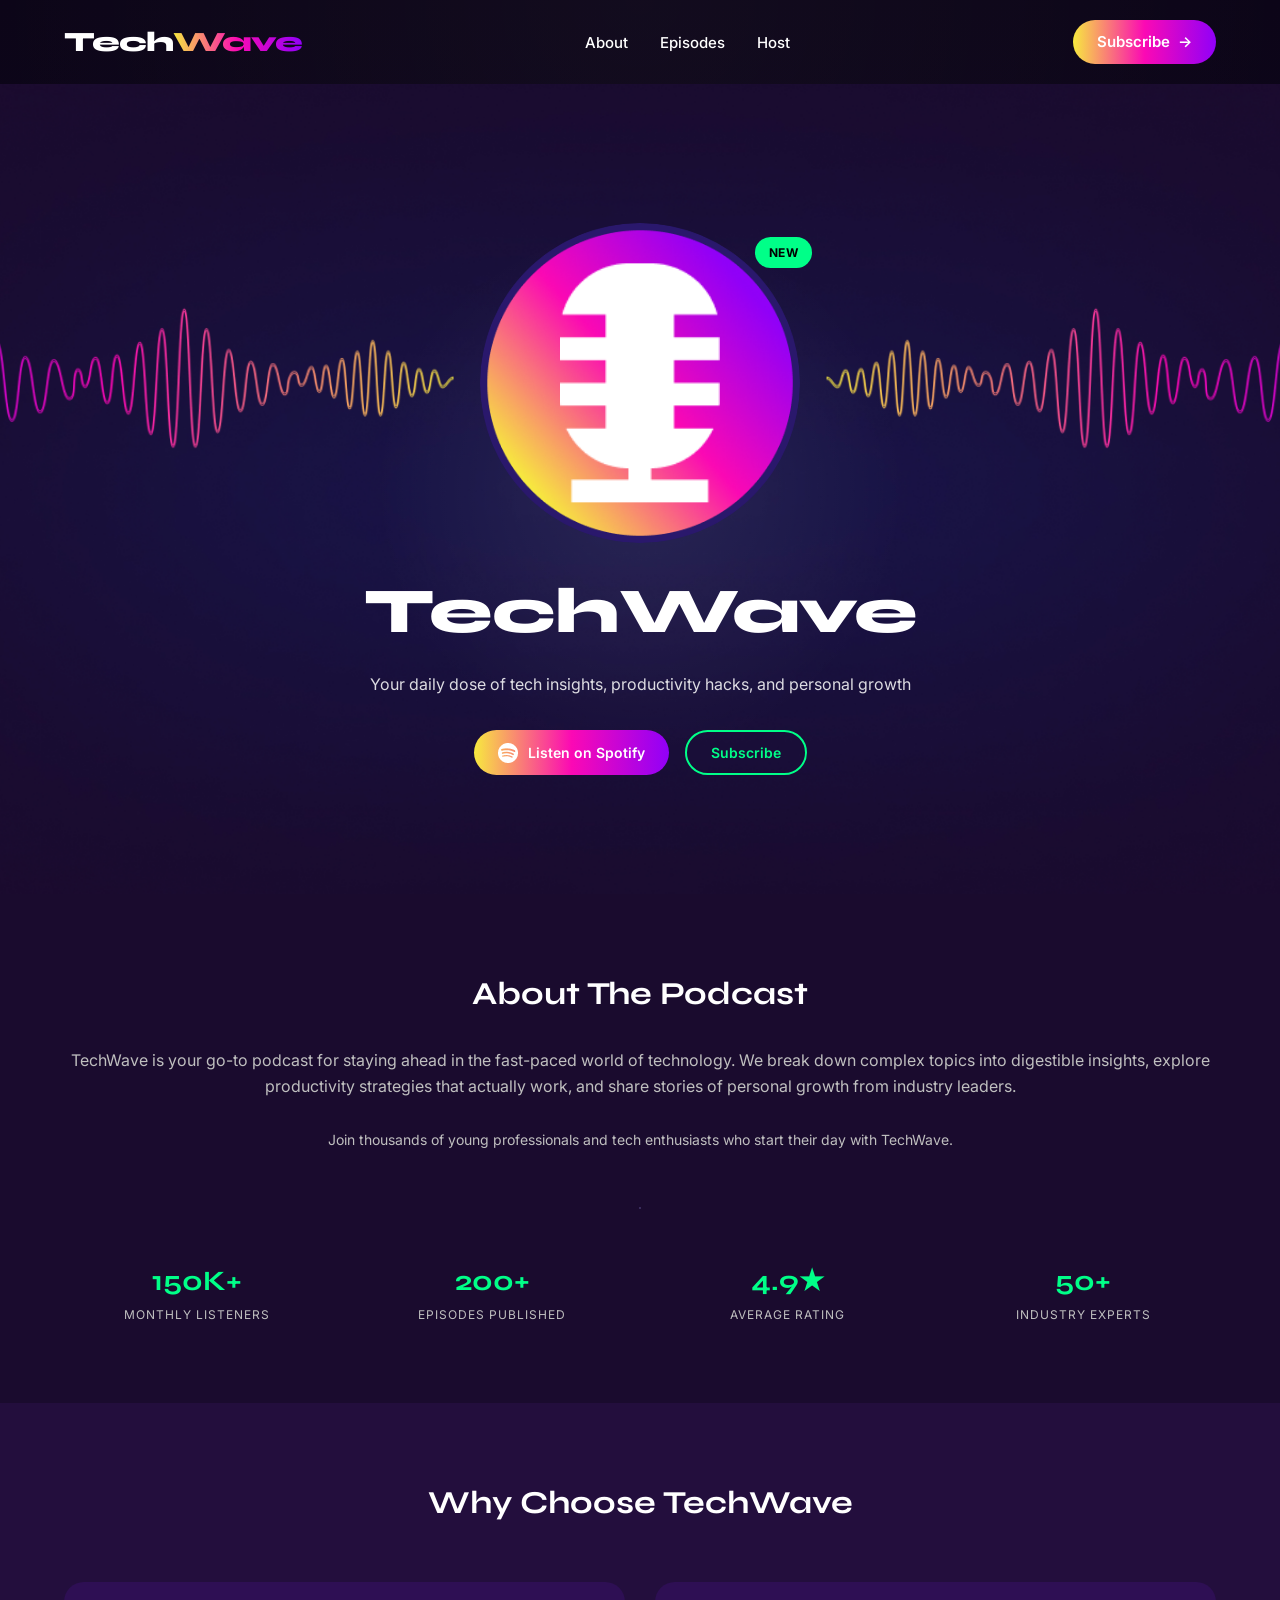
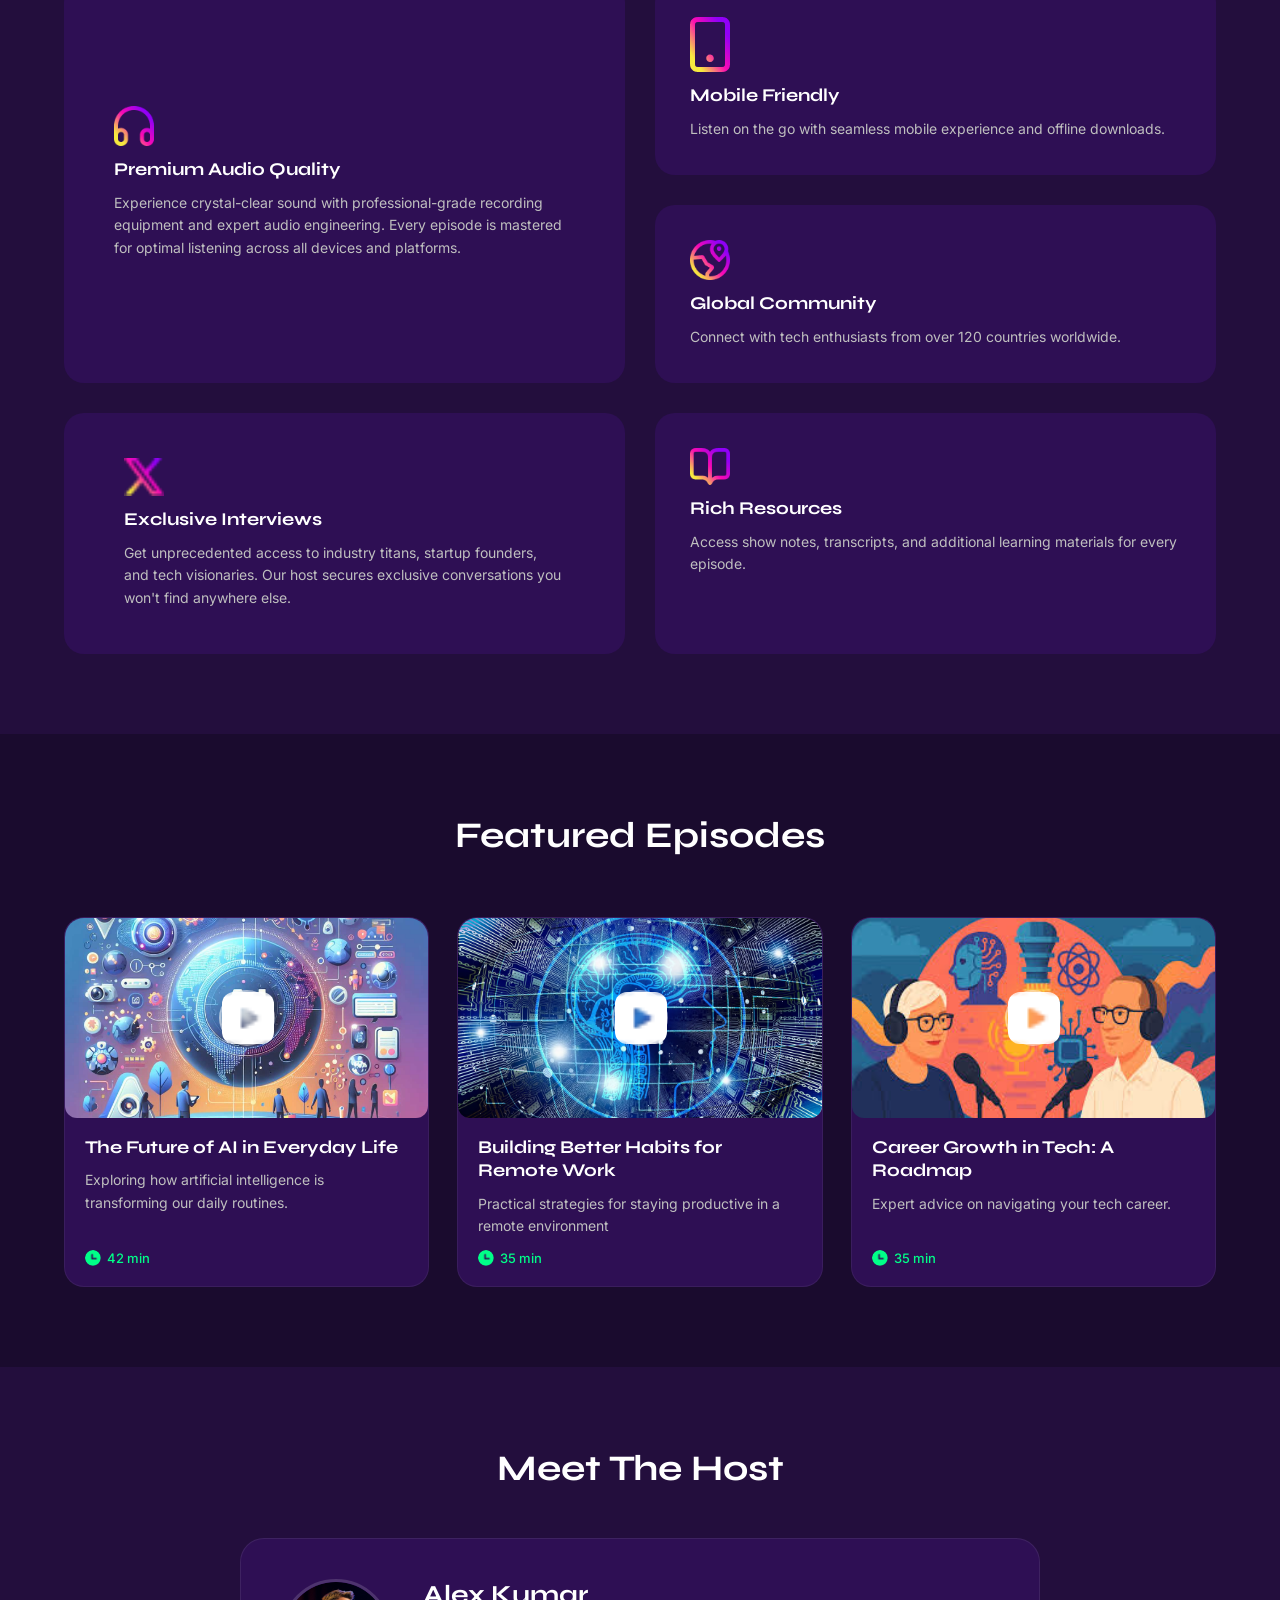
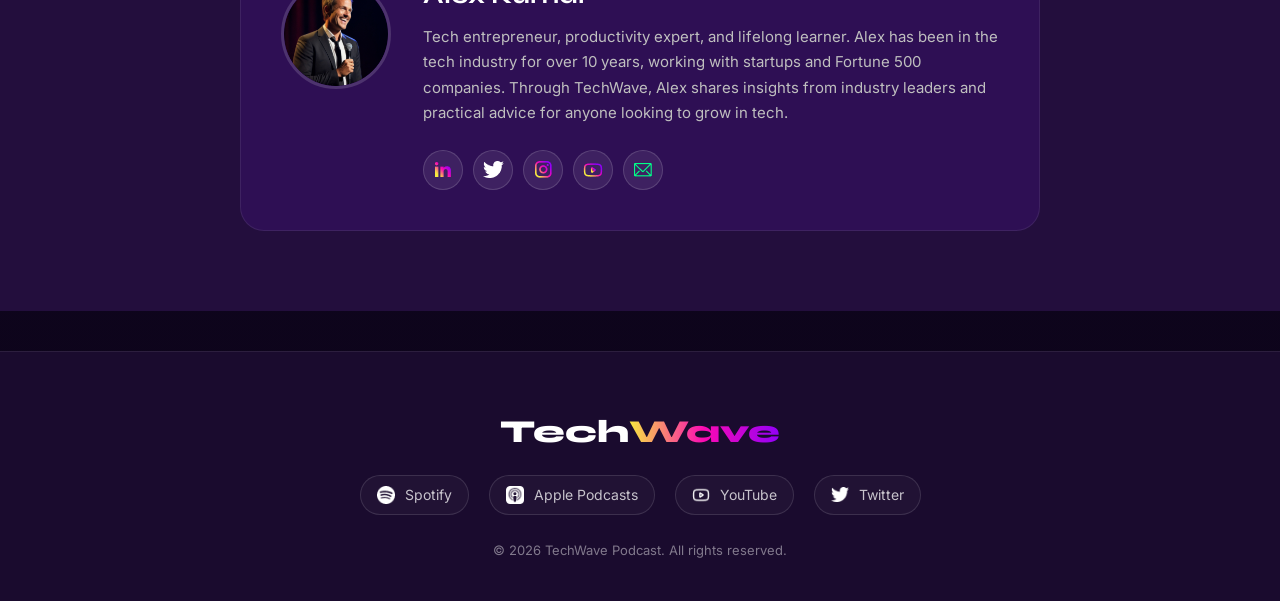
<file: index.html>
<!DOCTYPE html>
<html lang="en">
<head>
    <meta charset="UTF-8">
    <meta name="viewport" content="width=device-width, initial-scale=1.0">
    <title>TechWave Podcast</title>
  <link rel="stylesheet" href="style/style.css">
   <link href="https://fonts.googleapis.com/css2?family=Syne:wght@400;700;800&family=Inter:wght@400;500;600&display=swap" rel="stylesheet">
</head>
<body>


   <header>
     <nav>

     <div class="container">
        <div class="logo"><h1>Tech<span>Wave</span></h1></div>
        
        <ul class="nav-links">
             <li><a href="#">About</a></li>
             <li><a href="#">Episodes</a></li>
             <li><a href="#">Host</a></li>
        </ul>
        <a href="#" class="subscribe-btn">Subscribe <span>→</span></a>
        <button class="hamburger-btn">
          <img src="assets/hamburger-menu.png" alt="menu">
        </button>
</div>
</nav>
   </header>

        <main>
       <section class="banner-section">
         <div class="container">
            <div class="round-mic">
               <img src="assets/hero-circle.png" alt="" class="round">
               <img src="assets/microphone.png" alt="" class="mic">
               <span>NEW</span>
            </div>
            <h1>TechWave</h1>
            <p>Your daily dose of tech insights, productivity hacks, and personal growth</p>
            <div class="buttons">
              <a href="#" class="spotify-btn"><img src="assets/spotify.png" alt=""> Listen on Spotify</a>
              <a href="#" class="subscribe-link">Subscribe</a>
            </div>
         </div>
       </section>
       <!--About-->
       <section class="about-podcast">
          <div class="container about-content ">
         <h2>About The Podcast</h2>
            <p>TechWave is your go-to podcast for staying ahead in the fast-paced world of technology.
We break down complex topics into digestible insights, explore productivity strategies that actually work,
and share stories of personal growth from industry leaders.</p>

<p class="subtext">Join thousands of young professionals and tech enthusiasts who start their day with TechWave.</p>
         <hr>
         <div class="stats">
            <div class="stat">
               <h3>150K+</h3>
               <span>MONTHLY LISTENERS</span>
            </div>
            <div class="stat">
               <h3>200+</h3>
               <span>EPISODES PUBLISHED</span>
            </div>
                <div class="stat">
               <h3>4.9★</h3>
               <span>AVERAGE RATING</span>
            </div>
               <div class="stat">
               <h3>50+</h3>
               <span>INDUSTRY EXPERTS</span>
            </div>
         </div>
         </div>
       </section>

       <section class="options">
         <div class="container">
         
            <h2 class="options-title">Why Choose TechWave</h2>
         
         <div class="features">
            <div class="feature-card large">
               <img src="assets/headphone.png" alt="">
               <h3>Premium Audio Quality</h3>
               <p>Experience crystal-clear sound with professional-grade recording equipment and expert audio engineering. Every episode is mastered for optimal listening across all devices and platforms.</p>
            </div>
            <div class="feature-card mobile">
               <img src="assets/device.png" alt="">
               <h3>Mobile Friendly</h3>
               <p> Listen on the go with seamless mobile experience and offline downloads.</p>
            </div>
            <div class="feature-card global">
               <img src="assets/location.png" alt="">
               <h3>Global Community</h3>
               <p>Connect with tech enthusiasts from over 120 countries worldwide.</p>
            </div>
            <div class="feature-card wide">
               <img src="assets/x.png" alt="">
               <h3>Exclusive Interviews</h3>
               <p>Get unprecedented access to industry titans, startup founders, and tech 
        visionaries. Our host secures exclusive conversations you won't find anywhere else.</p>
            </div>
            <div class="feature-card resource">
               <img src="assets/resource.png" alt="">
               <h3>Rich Resources</h3>
               <p>Access show notes, transcripts, and additional learning materials for every episode.</p>
            </div>
         </div>
         </div>
       </section>
       <!--Episodes-->
         <section class="episodes">
            <div class="container">
               <h2 class="section-title">Featured Episodes</h2>
               <div class="episode-grid">
                
                  <div class="episode-card">
                       <div class="episode-img">
                     <img src="assets/highcompress_The-Future-of-Artificial-Intelligence-Transforming-Everyday-Life-1.jpg" alt="">
                     <div class="play-overlay"><img src="assets/youtube-podcast.png" class="play-icon-img" alt="play"></div>
                    </div>
                     <h3>The Future of AI in Everyday Life</h3>
                     <p>Exploring how artificial intelligence is transforming our daily routines.</p>
                     <span class="time">
  <img src="assets/clock.png" alt="time"> 42 min
</span>
                  </div>
<div class="episode-card">
   <div class="episode-img">
       <img src="assets/artificial-intelligence-3382507_1920.avif" alt="">
       <div class="play-overlay">
                     <img src="assets/youtube-podcast.png" class="play-icon-img" alt="play">
                       </div>
                  </div>
<h3>Building Better Habits for Remote Work</h3>
<p>Practical strategies for staying productive in a remote environment</p>
 <span class="time">
  <img src="assets/clock.png" alt="time"> 35 min
</span>
</div>
<div class="episode-card">
   <div class="episode-img">
     <img src="assets/images.jpg" alt="">
       <div class="play-overlay">
       <img src="assets/youtube-podcast.png" class="play-icon-img" alt="play">
     </div>  
   </div>
   
   <h3>Career Growth in Tech: A Roadmap</h3>
   <p>Expert advice on navigating your tech career.</p>
   <span class="time">
  <img src="assets/clock.png" alt="time"> 35 min
</span>
</div>
                  </div>
            </div>
         </section>

         <!--Meet the host-->
         <section class="host-section">
            <div class="container">
               <h2 class="section-title">Meet The Host</h2>
               <div class="host-card">
                  <div class="host-avatar">
                     <img src="assets/host.png" alt="host" class="host-img">
                  </div>
                  <div class="host-info">
                     <h3>Alex Kumar</h3>
                     <p>Tech entrepreneur, productivity expert, and lifelong learner. Alex has been in the tech industry for over 10 years, working with startups and Fortune 500 companies. Through TechWave, Alex shares insights from industry leaders and practical advice for anyone looking to grow in tech.</p>
                     <div class="social-links">
                        <a href="#" class="social-btn"><img src="assets/linkedin.png" alt="linkedin"></a>
                        <a href="#" class="social-btn"><img src="assets/twitter.png" alt="twitter"></a>
                        <a href="#" class="social-btn"><img src="assets/instagram.png" alt="instagram"></a>
                        <a href="#" class="social-btn"><img src="assets/youtube.png" alt="youtube"></a>
                         <a href="#" class="social-btn"><img src="assets/message.png" alt="message"></a>
                     </div>
                  </div>
                  </div>
               </div>
            
         </section>
          </main>
         <!--Footer-->
         <footer>
            <div class="container footer-inner">
               <div class="footer-logo">Tech<span>Wave</span></div>
               <div class="footer-platforms">
                  <a href="#" class="footer-platform-item"><img src="assets/spotify.png" alt="Spotify"><span>Spotify</span></a>
                  <a href="#" class="footer-platform-item"><img src="assets/apple-podcast.png" alt="Apple Podcasts"><span>Apple Podcasts</span></a>
                  <a href="#" class="footer-platform-item"><img src="assets/youtube.png" alt="YouTube"><span>YouTube</span></a>
                  <a href="#" class="footer-platform-item"><img src="assets/twitter.png" alt="Twitter"><span>Twitter</span></a>
               </div>
               <p class="footer-copy">© 2026 TechWave Podcast. All rights reserved.</p>
            </div>
         </footer>
        
       

    </body>

</html>
</file>
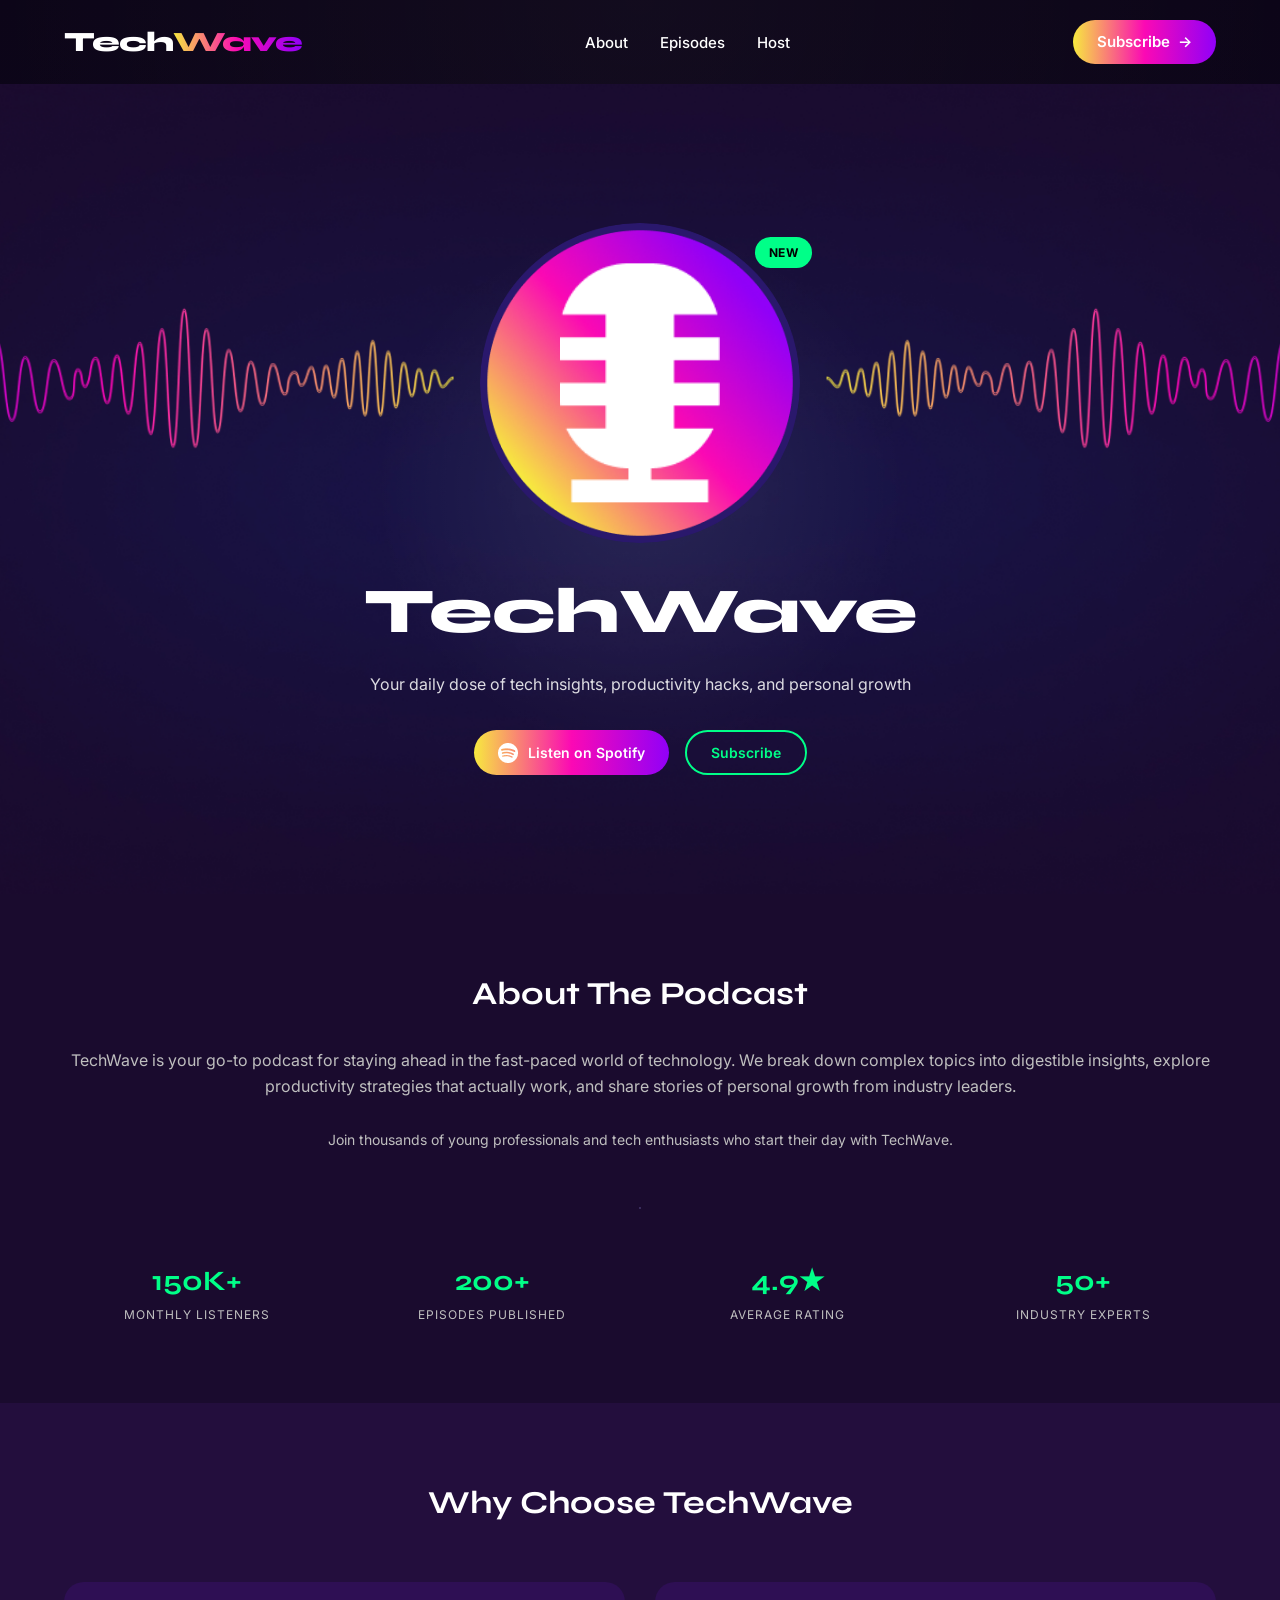
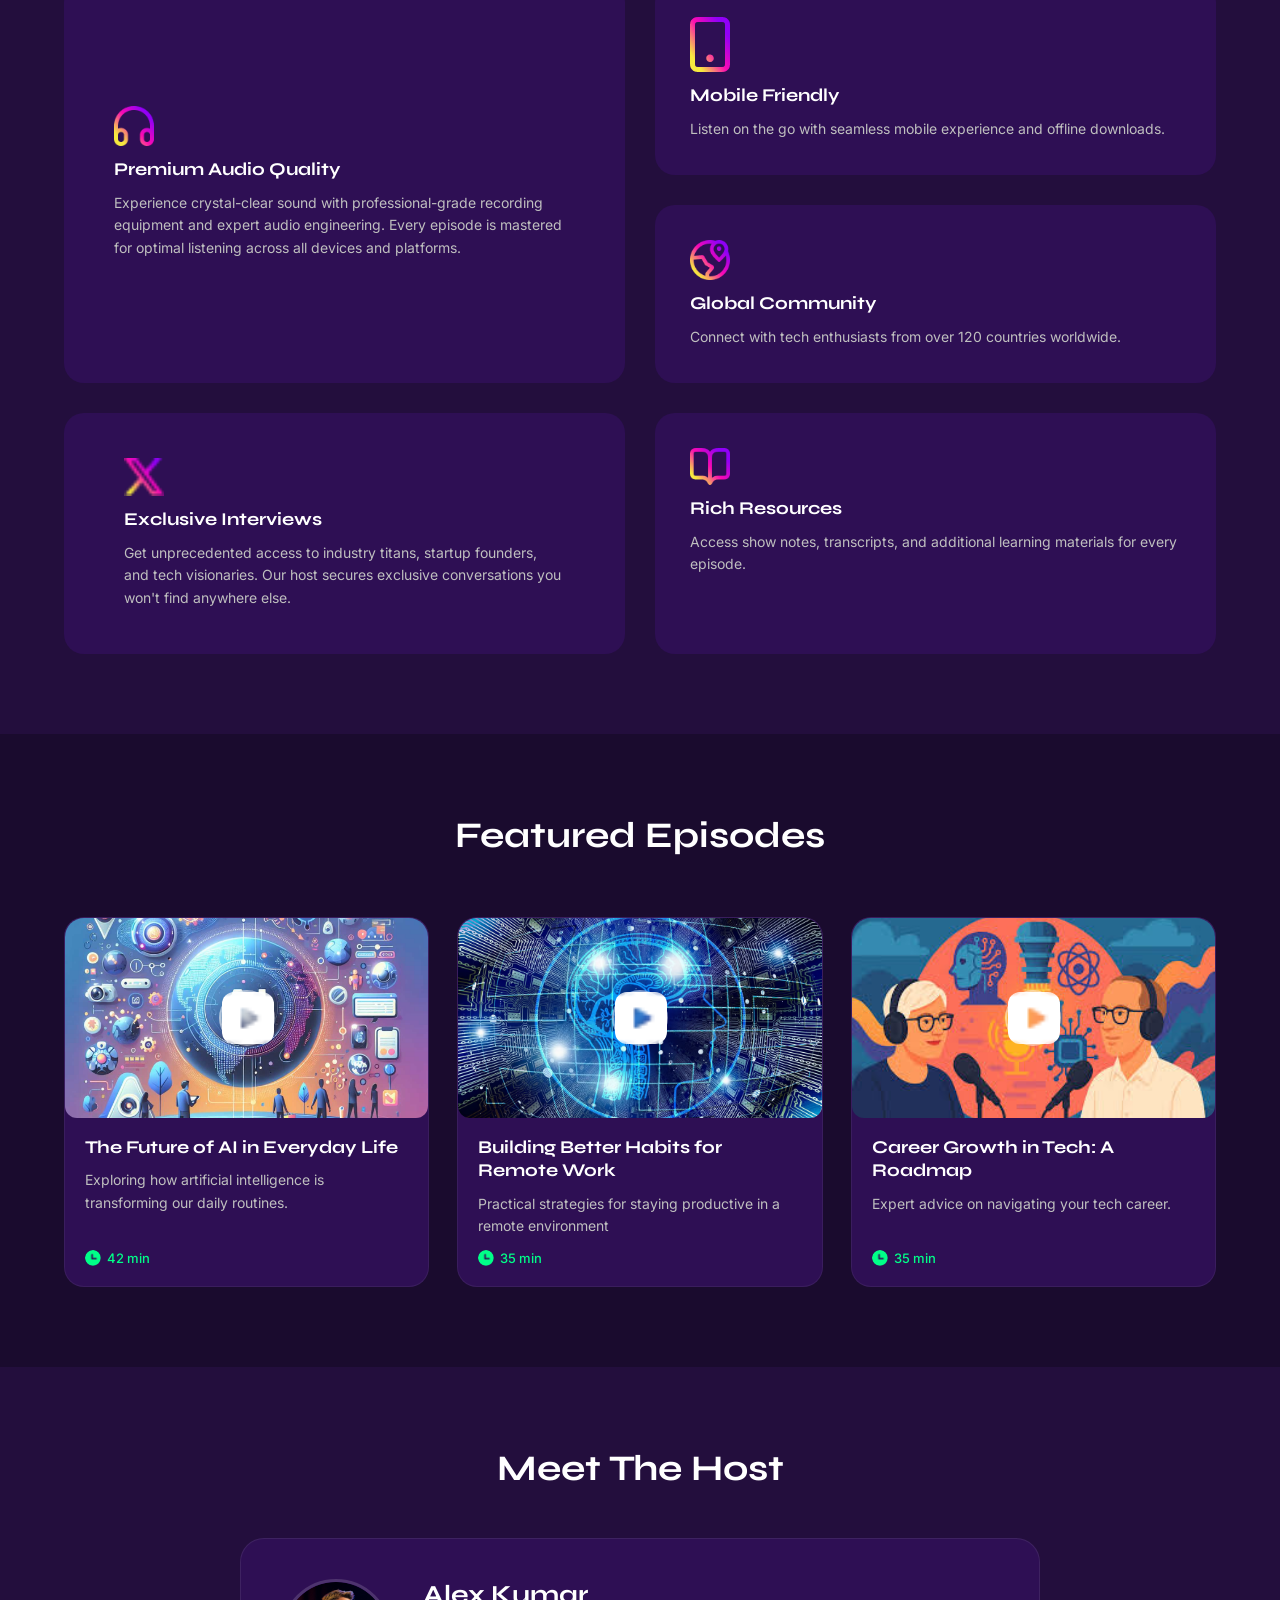
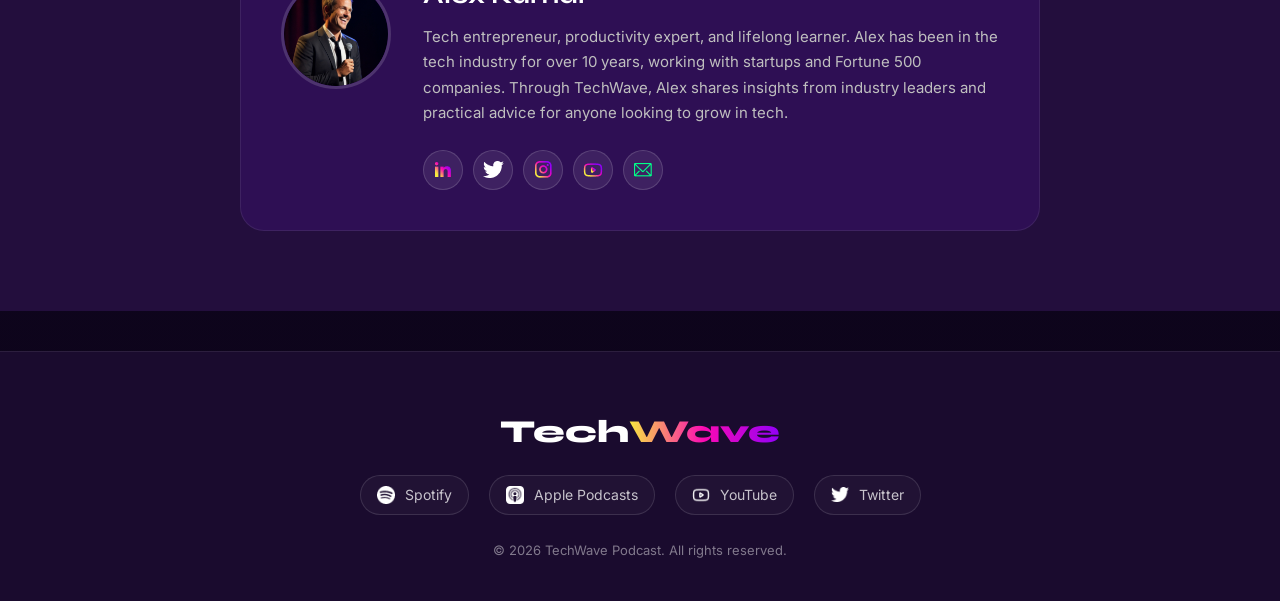
<file: style/index.html>
<!DOCTYPE html>
<html lang="en">
<head>
    <meta charset="UTF-8">
    <meta name="viewport" content="width=device-width, initial-scale=1.0">
    <title>TechWave Podcast</title>
   <link rel="stylesheet" href="style.css">
   <link href="https://fonts.googleapis.com/css2?family=Syne:wght@400;700;800&family=Inter:wght@400;500;600&display=swap" rel="stylesheet">
</head>
<body>


   <header>
     <nav>

     <div class="container">
        <div class="logo"><h1>Tech<span>Wave</span></h1></div>
        
        <ul class="nav-links">
             <li><a href="#">About</a></li>
             <li><a href="#">Episodes</a></li>
             <li><a href="#">Host</a></li>
        </ul>
        <a href="#" class="subscribe-btn">Subscribe <span>→</span></a>
        <button class="hamburger-btn">
          <img src="../assets/hamburger-menu.png" alt="menu">
        </button>
</div>
</nav>
   </header>

        <main>
       <section class="banner-section">
         <div class="container">
            <div class="round-mic">
               <img src="../assets/hero-circle.png" alt="" class="round">
               <img src="../assets/microphone.png" alt="" class="mic">
               <span>NEW</span>
            </div>
            <h1>TechWave</h1>
            <p>Your daily dose of tech insights, productivity hacks, and personal growth</p>
            <div class="buttons">
              <a href="#" class="spotify-btn"><img src="../assets/spotify.png" alt=""> Listen on Spotify</a>
              <a href="#" class="subscribe-link">Subscribe</a>
            </div>
         </div>
       </section>
       <!--About-->
       <section class="about-podcast">
          <div class="container about-content ">
         <h2>About The Podcast</h2>
            <p>TechWave is your go-to podcast for staying ahead in the fast-paced world of technology.
We break down complex topics into digestible insights, explore productivity strategies that actually work,
and share stories of personal growth from industry leaders.</p>

<p class="subtext">Join thousands of young professionals and tech enthusiasts who start their day with TechWave.</p>
         <hr>
         <div class="stats">
            <div class="stat">
               <h3>150K+</h3>
               <span>MONTHLY LISTENERS</span>
            </div>
            <div class="stat">
               <h3>200+</h3>
               <span>EPISODES PUBLISHED</span>
            </div>
                <div class="stat">
               <h3>4.9★</h3>
               <span>AVERAGE RATING</span>
            </div>
               <div class="stat">
               <h3>50+</h3>
               <span>INDUSTRY EXPERTS</span>
            </div>
         </div>
         </div>
       </section>

       <section class="options">
         <div class="container">
         
            <h2 class="options-title">Why Choose TechWave</h2>
         
         <div class="features">
            <div class="feature-card large">
               <img src="../assets/headphone.png" alt="">
               <h3>Premium Audio Quality</h3>
               <p>Experience crystal-clear sound with professional-grade recording equipment and expert audio engineering. Every episode is mastered for optimal listening across all devices and platforms.</p>
            </div>
            <div class="feature-card mobile">
               <img src="../assets/device.png" alt="">
               <h3>Mobile Friendly</h3>
               <p> Listen on the go with seamless mobile experience and offline downloads.</p>
            </div>
            <div class="feature-card global">
               <img src="../assets/location.png" alt="">
               <h3>Global Community</h3>
               <p>Connect with tech enthusiasts from over 120 countries worldwide.</p>
            </div>
            <div class="feature-card wide">
               <img src="../assets/x.png" alt="">
               <h3>Exclusive Interviews</h3>
               <p>Get unprecedented access to industry titans, startup founders, and tech 
        visionaries. Our host secures exclusive conversations you won't find anywhere else.</p>
            </div>
            <div class="feature-card resource">
               <img src="../assets/resource.png" alt="">
               <h3>Rich Resources</h3>
               <p>Access show notes, transcripts, and additional learning materials for every episode.</p>
            </div>
         </div>
         </div>
       </section>
       <!--Episodes-->
         <section class="episodes">
            <div class="container">
               <h2 class="section-title">Featured Episodes</h2>
               <div class="episode-grid">
                
                  <div class="episode-card">
                       <div class="episode-img">
                     <img src="../assets/highcompress_The-Future-of-Artificial-Intelligence-Transforming-Everyday-Life-1.jpg" alt="">
                     <div class="play-overlay"><img src="../assets/youtube-podcast.png" class="play-icon-img" alt="play"></div>
                    </div>
                     <h3>The Future of AI in Everyday Life</h3>
                     <p>Exploring how artificial intelligence is transforming our daily routines.</p>
                     <span class="time">
  <img src="../assets/clock.png" alt="time"> 42 min
</span>
                  </div>
<div class="episode-card">
   <div class="episode-img">
       <img src="../assets/artificial-intelligence-3382507_1920.avif" alt="">
       <div class="play-overlay">
                     <img src="../assets/youtube-podcast.png" class="play-icon-img" alt="play">
                       </div>
                  </div>
<h3>Building Better Habits for Remote Work</h3>
<p>Practical strategies for staying productive in a remote environment</p>
 <span class="time">
  <img src="../assets/clock.png" alt="time"> 35 min
</span>
</div>
<div class="episode-card">
   <div class="episode-img">
     <img src="../assets/images.jpg" alt="">
       <div class="play-overlay">
       <img src="../assets/youtube-podcast.png" class="play-icon-img" alt="play">
     </div>  
   </div>
   
   <h3>Career Growth in Tech: A Roadmap</h3>
   <p>Expert advice on navigating your tech career.</p>
   <span class="time">
  <img src="../assets/clock.png" alt="time"> 35 min
</span>
</div>
                  </div>
            </div>
         </section>

         <!--Meet the host-->
         <section class="host-section">
            <div class="container">
               <h2 class="section-title">Meet The Host</h2>
               <div class="host-card">
                  <div class="host-avatar">
                     <img src="../assets/host.png" alt="host" class="host-img">
                  </div>
                  <div class="host-info">
                     <h3>Alex Kumar</h3>
                     <p>Tech entrepreneur, productivity expert, and lifelong learner. Alex has been in the tech industry for over 10 years, working with startups and Fortune 500 companies. Through TechWave, Alex shares insights from industry leaders and practical advice for anyone looking to grow in tech.</p>
                     <div class="social-links">
                        <a href="#" class="social-btn"><img src="../assets/linkedin.png" alt="linkedin"></a>
                        <a href="#" class="social-btn"><img src="../assets/twitter.png" alt="twitter"></a>
                        <a href="#" class="social-btn"><img src="../assets/instagram.png" alt="instagram"></a>
                        <a href="#" class="social-btn"><img src="../assets/youtube.png" alt="youtube"></a>
                         <a href="#" class="social-btn"><img src="../assets/message.png" alt="message"></a>
                     </div>
                  </div>
                  </div>
               </div>
            
         </section>
          </main>
         <!--Footer-->
         <footer>
            <div class="container footer-inner">
               <div class="footer-logo">Tech<span>Wave</span></div>
               <div class="footer-platforms">
                  <a href="#" class="footer-platform-item"><img src="../assets/spotify.png" alt="Spotify"><span>Spotify</span></a>
                  <a href="#" class="footer-platform-item"><img src="../assets/apple-podcast.png" alt="Apple Podcasts"><span>Apple Podcasts</span></a>
                  <a href="#" class="footer-platform-item"><img src="../assets/youtube.png" alt="YouTube"><span>YouTube</span></a>
                  <a href="#" class="footer-platform-item"><img src="../assets/twitter.png" alt="Twitter"><span>Twitter</span></a>
               </div>
               <p class="footer-copy">© 2026 TechWave Podcast. All rights reserved.</p>
            </div>
         </footer>
        
       

    </body>

</html>
</file>
<file: style/style.css>
*{
margin:0;
padding:0;
box-sizing:border-box;
}
body{
    font-family:'Inter', Arial, sans-serif;
    background: radial-gradient(circle at top, rgba(255,255,255,0.04), transparent 25%), linear-gradient(180deg, #090215 0%, #15062d 60%, #0c0418 100%);
    color:white;
    overflow-x:hidden;
}
h1,h2,h3{
    font-family:'Syne', sans-serif;
}
.container{
    max-width:1200px;
    width:100%;
    margin: 0  auto;
    padding:0 24px;
}
nav{
display:flex;
justify-content:center;
align-items:center;
padding:20px 0;
background: transparent;
position:sticky;
top:0;
z-index:100;
}

nav .container{
display:flex;
justify-content:space-between;
align-items:center;
}

.nav-links{
display:flex;
gap:32px;
list-style:none;
}

.nav-links li a{
color:white;
text-decoration:none;
font-size:15px;
font-weight:500;
transition:color 0.2s;
}

.nav-links li a:hover{color:rgba(255,255,255,0.8);}

/*nav > div{
display:flex;
gap:5px;
}*/

.logo h1{
color:white;
font-weight:800;
font-size:28px;
letter-spacing: -1px;
}

.logo h1 span{
background: linear-gradient(90deg,#F7E93F,#FB09B4,#9100F8);
background-clip:text;
-webkit-background-clip:text;
color:transparent;
-webkit-text-fill-color: transparent;
}

.subscribe-btn{
display:inline-flex;
align-items:center;
gap:8px;
height:44px;
background: linear-gradient(90deg,#F7E93F,#FB09B4,#9100F8);
color:white;
border:none;
padding:0 24px;
border-radius:30px;
font-size:15px;
font-family:'Inter', sans-serif;
font-weight:600;
text-decoration:none;
line-height:44px;
transition: opacity 0.2s, transform 0.2s;
}
.subscribe-btn:hover{opacity:0.95; transform: translateY(-1px);}

.hamburger-btn{
    display:none;
    background:none;
    border:none;
    cursor:pointer;
    padding:4px;
}
.hamburger-btn img{
    width:22px;
    filter:invert(1);
}

/*hero*/
.banner-section{
    position:relative;
    background-image: url('../assets/hero-bg.png');
    background-position: center;
    background-size: cover;
    background-repeat: no-repeat;
    width:100%;
    min-height:calc(100vh - 90px);
    display:flex;
    justify-content:center;
    align-items:center;
    text-align:center;
    color:white;
    padding:100px 0 80px;
}

.banner-section::before{
    content:'';
    position:absolute;
    inset:0;
    background: radial-gradient(circle at center, rgba(255,255,255,0.08), transparent 35%);
    pointer-events:none;
}

.banner-section .container{
    position:relative;
    display:flex;
    flex-direction:column;
    align-items:center;
    gap:20px;
    max-width:800px;
    width:100%;
}
.banner-section .round-mic{
    position:relative;
    width:320px;
    height:320px;
    margin-bottom:10px;
}

.banner-section .round-mic .round{
       width:100%;
       height:100%;
       border-radius:50%;
       display:block;
}
.banner-section .round-mic .mic{
      width:160px;
      height:auto;
      position:absolute;
      left:50%;
      top:50%;
      transform: translate(-50%, -50%);
      object-fit:contain;
      filter:brightness(0) invert(1);
}
.banner-section .round-mic span{
    background-color:#00ff88;
    color:black;
    font-weight:700;
    font-size:12px;
    padding:8px 14px;
    border-radius:24px;
    display:inline-block;
    position:absolute;
    right:-12px;
    top:14px;
    letter-spacing:0.5px;
}
.banner-section h1{
    font-size:64px;
    font-weight:800;
    letter-spacing:-1px;
    margin:0;
}
.banner-section p{
    max-width:620px;
    color:rgba(255,255,255,0.85);
    font-size:16px;
    line-height:1.8;
    margin:0 auto;
}
.banner-section>div{
    display:flex;
    flex-direction:column;
    gap:20px;
    align-items:center;
}
.buttons{
    display:flex;
    flex-wrap:wrap;
    justify-content:center;
    gap:16px;
    margin-top:12px;
}
.buttons a{
    display:inline-flex;
    gap:10px;
    align-items:center;
    justify-content:center;
    padding:12px 24px;
    border-radius:30px;
    font-size:14px;
    font-weight:600;
    text-decoration:none;
}

.spotify-btn{
    display:flex;
    align-items:center;
    gap:10px;
    background:linear-gradient(90deg,#F7E93F,#FB09B4,#9100F8);
    color:white;
    padding:12px 24px;
    border-radius:30px;
    text-decoration:none;
    font-size:14px;
    font-weight:600;
    transition:opacity 0.2s, transform 0.2s;
}
.spotify-btn:hover{
    opacity:0.95;
    transform: translateY(-1px);
}
.subscribe-link{
    background:transparent;
    color:#00ff88;
    border:2px solid #00ff88;
    padding:10px 22px;
    border-radius:30px;
    text-decoration:none;
    font-size:14px;
    font-weight:600;
    transition:all 0.2s;
}
.subscribe-link:hover{
    background:#00ff88;
    color:black;
}
.spotify-btn{
    display:flex;
    align-items:center;
    gap:8px;
    background:linear-gradient(90deg,#F7E93F,#FB09B4,#9100F8);
    color:white;
    padding:12px 20px;
    border-radius:30px;
    text-decoration:none;
    font-size:14px;
    font-weight:500;
    transition:opacity 0.2s;
}
.subscribe-link{
    background:transparent;
    color:#00ff88;
    border:2px solid #00ff88;
    padding:10px 18px;
    border-radius:30px;
    text-decoration:none;
    font-size:14px;
    font-weight:500;
    transition:all 0.2s;
}
.subscribe-link:hover{
    background:#00ff88;
    color:black;
}
.Subscribe{
    background:black;
    color:green;
    
    padding:12px 20px;
    border-radius:30px;
    text-decoration:none;
   
}
/*about podcast*/

.about-podcast{
   background:#1A0B2E;
color:white;
padding:80px 24px;

}
.about-content{
    display:flex;
flex-direction:column;
justify-content:center;
align-items:center;
text-align:center;
gap:15px;
}
.about-content h2{
font-size:32px;
margin-bottom:20px;
}
.about-content p{
 color:#bfbfbf;
line-height:1.6;
margin-bottom:15px;

}
.about-content .subtext{
    font-size:14px;
margin-bottom:40px;
}
.about-content hr{
border:0.5px solid #3a2c5c;
margin-bottom:40px;
}
.stats{
display:flex;
justify-content:space-between;
flex-wrap:wrap;
gap:30px;
width:100%;
}

.stat{
flex:1;
min-width:150px;
}

.stat h3{
color:#00ff88;
font-size:28px;
margin-bottom:5px;
}
.stat span{
font-size:12px;
letter-spacing:1px;
color:#bfbfbf;
}
/*section options*/
.options-title{

color:white;
text-align:center;
font-size:32px;
margin-bottom:60px;

}
.options{
    background: #230E3D;
    padding: 80px 24px;
}
.features{
   /* max-width:1200px;*/
    /*margin:auto;*/
    display:grid;
    grid-template-columns: 1fr 1fr;
          grid-template-areas:
"premium mobile"
"premium global"
"interview resource";
    gap:30px;
 
}
  
.feature-card {
    background:#2e0f54;
    color:white;
    padding:35px;
    border-radius:20px;
    display:flex;
    flex-direction:column;
    gap:12px;  
    justify-content: flex-start;
   
   
}
.feature-card h3{
    font-size:18px;
}
.feature-card img{
    width:40px;
}
.feature-card p{
   
    color:#bfbfbf;
    line-height:1.6;
   margin:0;
   font-size:14px;
   
        
}
.large{
     grid-row: span 2;
    grid-area: premium;
    justify-content: center;
    display: flex;
    flex-direction: column;
    padding:50px;

}
.mobile{
    grid-area: mobile;
}
.wide{

    grid-area:interview;
    
    min-height:160px;
    padding:45px 60px;  
   
}
.global{
    grid-area:global;
}
.resource{
    grid-area:resource;
}
/*Featured Episodes*/
.episodes .container{
    display: block;
}
.episodes{
    background: #1A0B2E;
    padding:80px 24px;
    color: white;
}
.section-title{
    text-align: center;
    font-size: 36px;
    margin-bottom:60px;
    font-family:'Syne', sans-serif;
}
.episode-grid{
    display: grid;
    grid-template-columns: repeat(3,1fr);
    gap:28px;
}
.episode-card{
    background:#2e0f54;
    border-radius:20px;
   overflow: hidden;
    display: flex;
    flex-direction: column;
    border:1px solid rgba(255,255,255,0.06);
    transition:transform 0.2s;
  
}
.episode-card img{
    width:100%;
    
    border-radius: 12px;;
}
.episode-card:hover{
    transform: translate(-4px);

}
.episode-card h3{
font-size:18px;
margin:18px 20px 10px;
font-family:'Syne', sans-serif;
line-height:1.3;
}

.episode-card p{
font-size:14px;
color:#bfbfbf;
line-height:1.6;
padding: 0 20px;
margin-bottom:12px;
flex:1;
}

.time{
    display: flex;
    align-items:center;
    gap:6px;
color:#00ff88;
font-size:13px;
padding:0 20px 20px;
font-weight:500;
}
.time img{
    width:16px;
    height:16px;
}
.episode-img{
    position:relative;
    width:100%;
    height:200px;
    overflow:hidden;
 
}
.episode-img img:first-child{
    width:100%;
    height:100%;
    
    display:block;
    object-fit:cover;
}
.play-overlay{
    position:absolute;
    top:50%;
    left:50%;
    transform: translate(-50%,-50%);
    width:56px;
    height: 56px;
    background: rgba(255,255,255,0.15);
    backdrop-filter:blur(4px);
    border:2px solid rgba(255,255,255,0.4);
    border-radius:50%;
    display:flex;
    align-items:center;
    justify-content: center;
    cursor:pointer;
    transition: background  0.2s, transform 0.2s;
}
.play-overlay:hover{
    background: rgba(255,255,255,0.25);
    transform: translate(-50%,-50%) scale(1.1);
}
.play-icon-img{
    width:22px;
    height:22px;
    object-fit:contain;
    filter:brightness(0) invert(1);
    margin-left:2px;
}
/*meet the host*/
.host-section{
    background:#230E3D;
    padding: 80px 24px;
    color:white;
}
.host-section .section-title{
    margin-bottom: 48px;
}
.host-card{
    max-width:800px;
    margin:auto;
    background:#2e0f54;
    border-radius:24px;
    padding:40px;
    display:flex;
    gap:32px;
    align-items:flex-start;
    border:1px solid rgba(255,255,255,0.08);
}
.host-avatar{
    flex-shrink:0;
}
.host-img{
    width:110px;
    height:110px;
    border-radius:50%;
    object-fit:cover;
    border:3px solid rgba(255,255,255,0.15);
}
.host-info h3{
    font-size:26px;
    margin-bottom:14px;
    font-family:'Syne', sans-serif;
}
.host-info p{
    color:#bfbfbf;
    line-height:1.7;
    font-size:15px;
    margin-bottom:24px;
}
.social-links{
    display:flex;
    gap:10px;
    flex-wrap:wrap;
}
.social-btn{
    display:inline-flex;
    align-items:center;
    justify-content: center;
    width:40px;
    height:40px;
    background:rgba(255,255,255,0.08);
    border:1px solid rgba(255,255,255,0.15);
    border-radius:50%;
    text-decoration:none;
    transition:background 0.2s, transform 0.2s;
}
.social-btn:hover{
    background:rgba(255,255,255,0.15);
    transform:translateY(-2px);
    border-color:rgba(255,255,255,0.3);
}
/*footer*/
footer{
    background:#1A0B2E;
    padding:60px 24px 40px;
    border-top:1px solid rgba(255,255,255,0.08);
    margin-top:40px;
}
.footer-inner{
    display:flex;
    flex-direction:column;
    align-items:center;
    gap:24px;
    text-align:center;
}
.footer-logo{
    font-family:'Syne', sans-serif;
    font-size:32px;
    font-weight:800;
    color:white;
}
.footer-logo span{
    background: linear-gradient(90deg, #F7E93F,#FB09B4,#9100F8);
    background-clip:text;
    -webkit-background-clip:text;
    -webkit-text-fill-color:transparent;
}
.footer-platforms{
    display:flex;
    gap:20px;
    flex-wrap:wrap;
    justify-content:center;
    align-items:center;
    max-width:600px;
}
.footer-platform-item{
    display:flex;
    align-items:center;
    gap:10px;
    padding:10px 16px;
    border-radius:999px;
    border:1px solid rgba(255,255,255,0.12);
    background:rgba(255,255,255,0.03);
    color: rgba(255,255,255,0.75);
    text-decoration:none;
    font-size:14px;
    transition:all 0.2s;
}
.footer-platform-item img{
    width:18px;
    height:18px;
    object-fit:contain;
    filter:brightness(0) invert(1);
}
.footer-platform-item:hover{
    color:white;
    border-color:rgba(255,255,255,0.18);
    background:rgba(255,255,255,0.08);
}
.footer-copy{
    font-size:13px;
    color:rgba(255,255,255,0.45);
    max-width:520px;
    line-height:1.7;
}


@media(max-width:768px){
    nav.container{
        flex-wrap:wrap;
        gap:12px;
        justify-content:center;
    }
    
    .nav-links{
        display:none;
    }
    
    .hamburger-btn{
        display:inline-flex;
    }
    
    .banner-section h1{
        font-size:38px;
    }
    
    .banner-section .round-mic{
        width:260px;
        height:260px;
    }
    
    .banner-section .round-mic .mic{
        width:140px;
    }
    
    .about-podcast,
    .options,
    .episodes,
    .host-section,
    footer{
        padding-left:20px;
        padding-right:20px;
    }
    
    .features{
        grid-template-columns: 1fr;
        grid-template-areas: 
            "premium"
            "mobile"
            "global"
            "interview"
            "resource";
    }
    
    .large{
        grid-row:auto;
        padding:35px;
    }
    
    .episode-grid{
        grid-template-columns: 1fr;
    }
    
    .host-card{
        flex-direction: column;
        align-items: center;
        text-align: center;
        padding:28px 20px;
    }

    .social-links{
        justify-content: center;
    }
    
    .stats{
        justify-content: center;
    }
    
    .stat{
        min-width:120px;
        flex:0 1 calc(50% - 15px);
    }
    
    .footer-platforms{
        gap:16px;
    }
}
</file>
